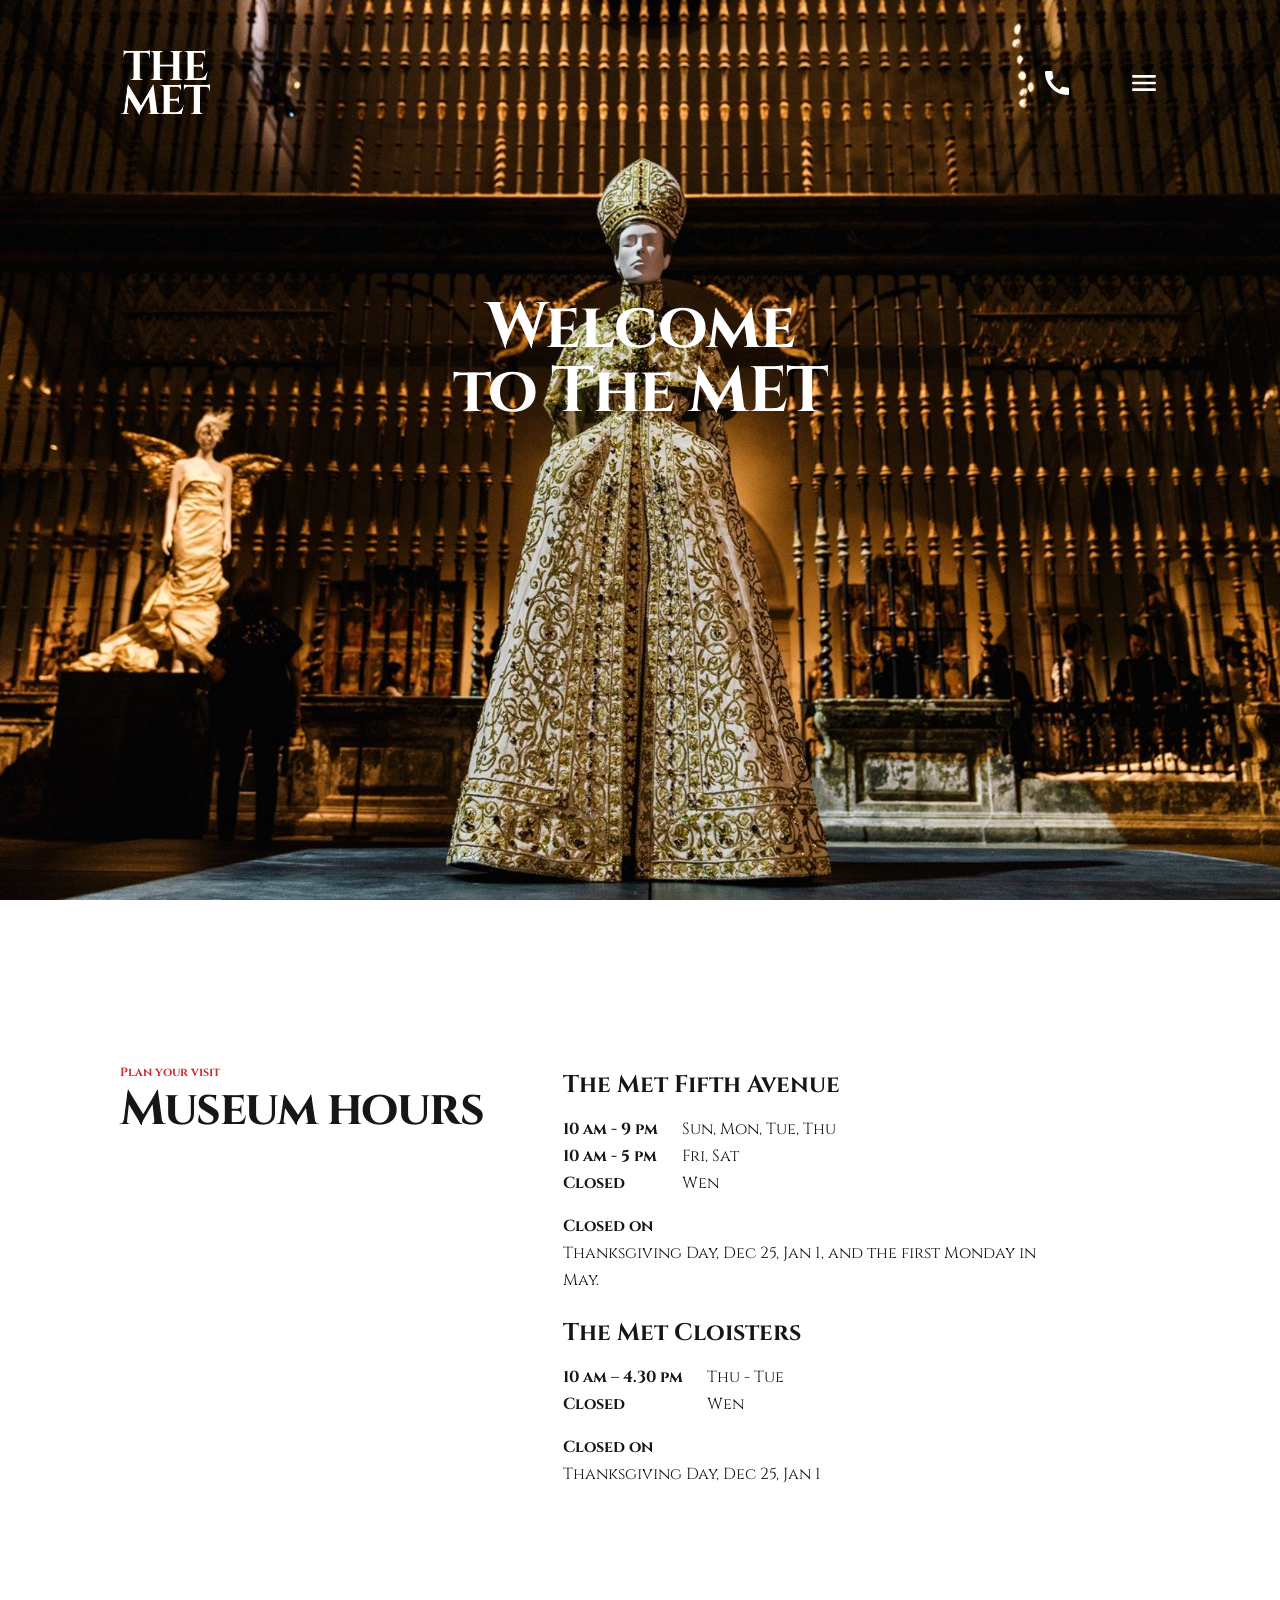
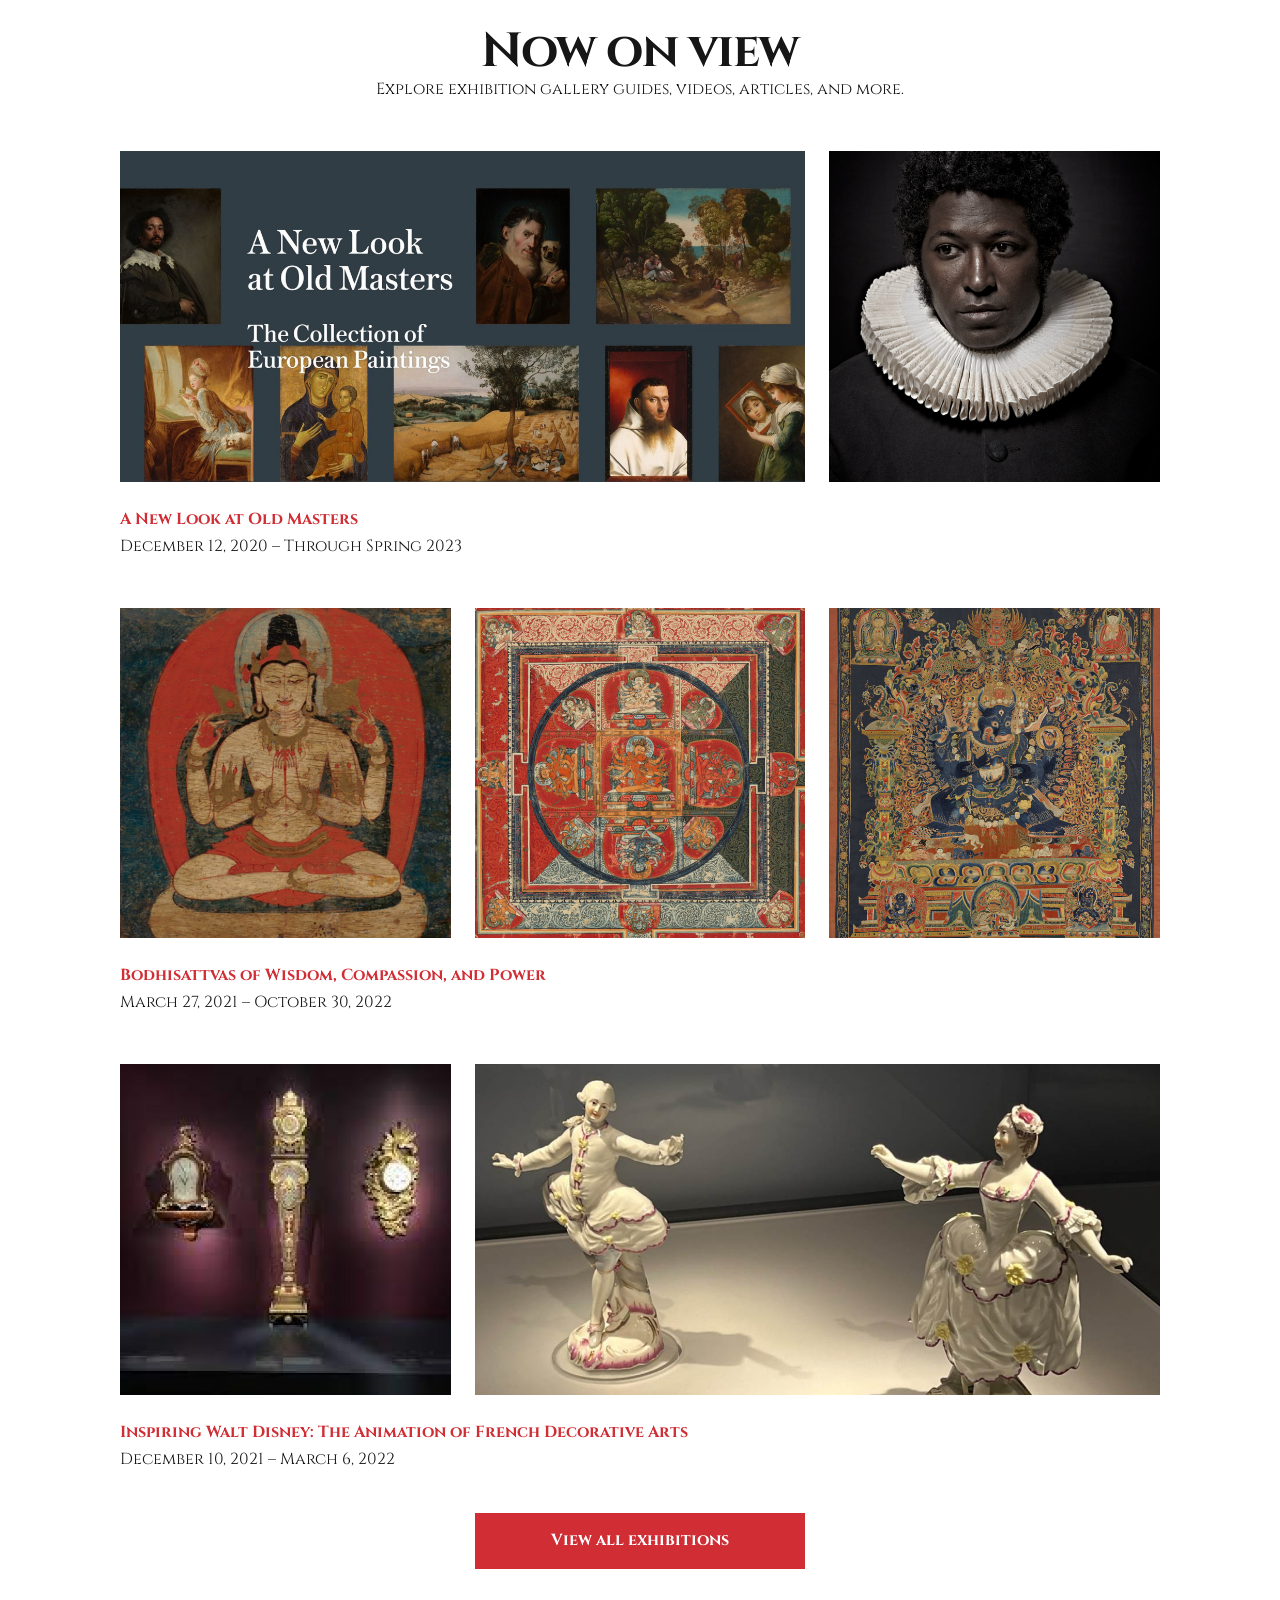
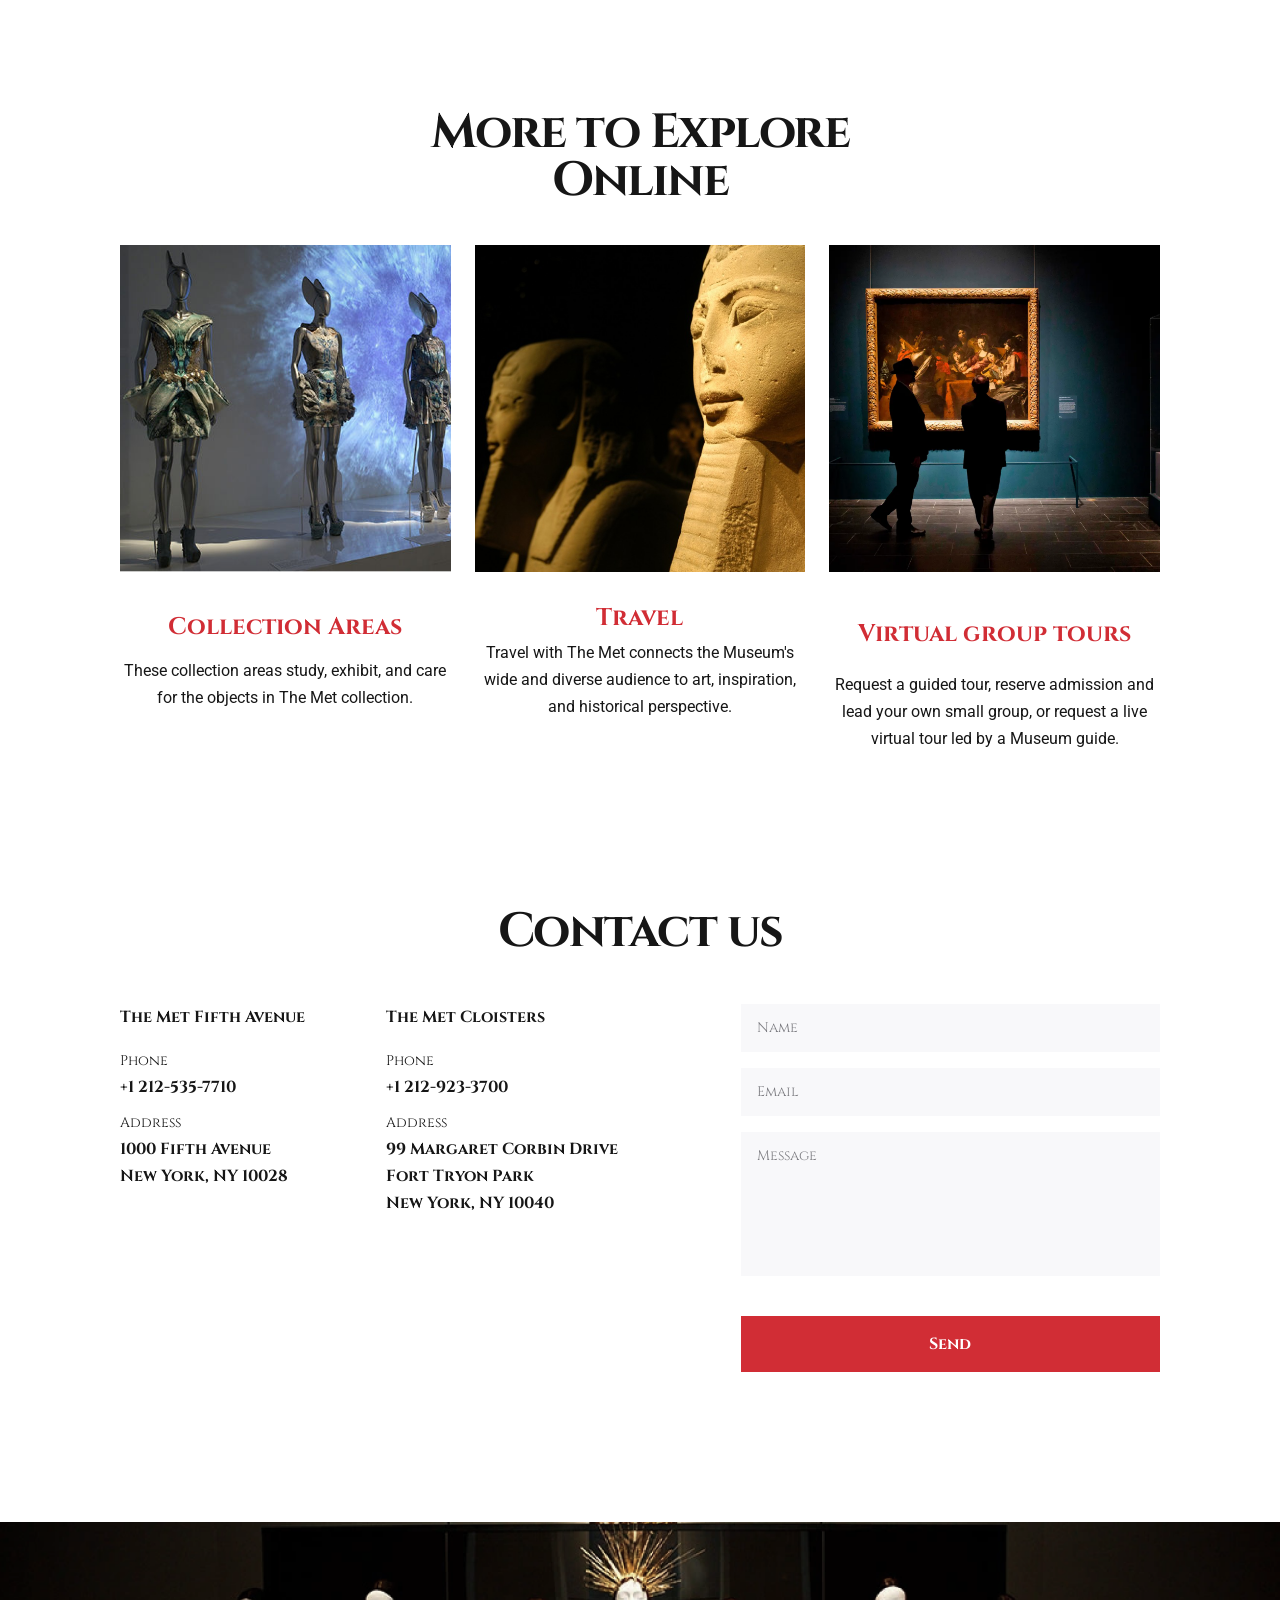
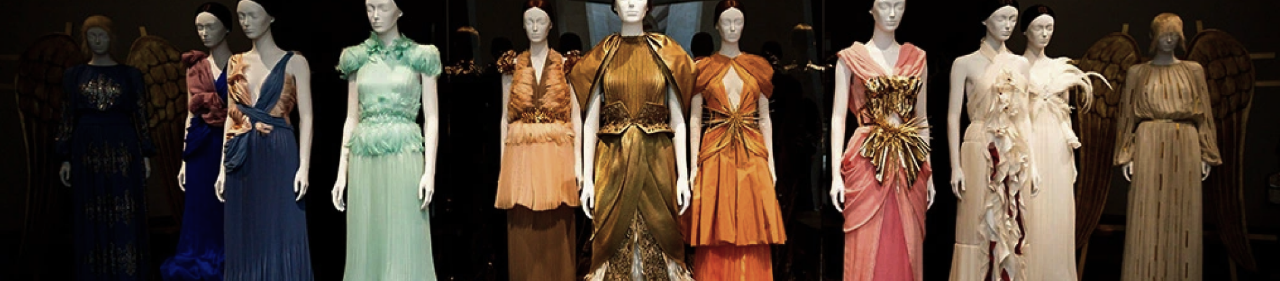
<file: index.html>
<!doctype html><html lang="en" class="page"><head><meta charset="utf-8"><meta name="viewport" content="width=device-width, initial-scale=1.0"><link rel="icon" href="logo.eec04367.png"><title>THE MET</title><link rel="preconnect" href="https://fonts.googleapis.com"><link rel="preconnect" href="https://fonts.gstatic.com"><link href="https://fonts.googleapis.com/css2?family=Cinzel:wght@400..900&family=Roboto:wght@100;400;500;700&display=swap" rel="stylesheet"><link rel="stylesheet" href="index.b4bbf1f0.css"><script src="index.cabb280d.js" defer></script></head><body class="page__body">  <header class="header"> <div class="top-bar"> <a href="#" class="top-bar__logo"> <img src="logo.eec04367.png" alt="logo-the-met"> </a> <div class="top-bar__icons"> <a href="tel:+12125357710" class="icon icon--phone"></a> <aside class="call" id="call"> <div class="call__rows"> <a class="call__phone-number" href="https://www.google.com/maps?q=1000+5th+Ave,+New+York,+NY+10028,+USA" target="_blank"> The Met Fifth Avenue </a> <a class="call__phone-number call__phone-number-span" href="tel:+12125357710"> <br> +1 212-535-7710 </a> <a class="call__phone-number" href="https://www.google.com/maps?q=99+Margaret+Corbin+Drive,+New+York,+NY+10040,+USA" target="_blank"> <br> The Met Cloisters </a> <a class="call__phone-number" href="tel:+12129233700"> <br> +1 212-923-3700 </a> </div> </aside> <a href="#menu" class="icon icon--menu"></a> </div> </div> <div class="header__bottom"> <h1 class="header__title"> Welcome <br> to The MET </h1> </div> </header> <aside class="menu page__menu" id="menu"> <div class="top-bar top-bar--after"> <a href="#" class="top-bar__logo top-bar__logo--after"> <img src="logo.eec04367.png" alt="logo-the-met"> </a> <a href="#" class="icon icon--close icon--close--after"></a> </div> <div class="menu__content"> <nav class="menu__nav nav"> <ul class="nav__list"> <li class="nav__item"> <a class="nav__link" href="#">Home</a> </li> <li class="nav__item"> <a class="nav__link" href="#about-us">About Us</a> </li> <li class="nav__item"> <a class="nav__link" href="#now-on-view">Now on view</a> </li> <li class="nav__item"> <a class="nav__link" href="#explore">Explore Online</a> </li> <li class="nav__item"> <a class="nav__link" href="#contacts">Contacts</a> </li> </ul> </nav> <a class="menu__phone-number--text" href="https://www.google.com/maps?q=1000+5th+Ave,+New+York,+NY+10028,+USA" target="_blank"> The Met Fifth Avenue </a> <a class="menu__phone-number" href="tel:+12125357710"> +1 212-535-7710 </a> <a class="menu__phone-number--text" href="https://www.google.com/maps?q=99+Margaret+Corbin+Drive,+New+York,+NY+10040,+USA" target="_blank"> The Met Cloisters </a> <a class="menu__phone-number2" href="tel:+12129233700"> +1 212-923-3700 </a> <a class="menu__phone-call" href="tel:+12125357710"> call to order </a> </div> </aside>  <main class="main">  <section class="about-us" id="about-us"> <h2 class="about-us__section-title section-title"> <span class="section-title--small"> Plan your visit </span> <br>Museum hours </h2> <div class="about-us__content"> <a class="about-us__location--link" href="https://www.google.com/maps?q=1000+5th+Ave,+New+York,+NY+10028,+USA" target="_blank"> <h3 class="about-us__location">The Met Fifth Avenue</h3> </a> <div class="about-us__wrap"> <ul class="about-us__margin-right about-us__timetable"> <li class="about-us__timetable--span"> 10 am - 9 pm </li> <li class="about-us__timetable--span"> 10 am - 5 pm </li> <li class="about-us__timetable--span"> Closed </li> </ul> <ul class="about-us__timetable"> <li class="about-us__timetable--days"> Sun, Mon, Tue, Thu </li> <li class="about-us__timetable--days"> Fri, Sat </li> <li class="about-us__timetable--days"> Wen </li> </ul> </div> <p class="about-us__timetable"> <span class="about-us__timetable--span"> Closed on </span> <br> Thanksgiving Day, Dec 25, Jan 1, and the first Monday in May. </p> <a class="about-us__location--link" href="https://www.google.com/maps?q=99+Margaret+Corbin+Drive,+New+York,+NY+10040,+USA" target="_blank"> <h3 class="about-us__location about-us__location2">The Met Cloisters</h3> </a> <div class="about-us__wrap"> <ul class="about-us__margin-right about-us__timetable"> <li class="about-us__timetable--span"> 10 am – 4.30 pm </li> <li class="about-us__timetable--span"> Closed </li> </ul> <ul class="about-us__timetable"> <li class="about-us__timetable--days"> Thu - Tue </li> <li class="about-us__timetable--days"> Wen </li> </ul> </div> <p class="about-us__timetable"> <span class="about-us__timetable--span"> Closed on </span> <br> Thanksgiving Day, Dec 25, Jan 1 </p> </div> </section>   <section class="now-on-view" id="now-on-view"> <div class="now-on-view__title"> <h2 class="section-title">Now on view</h2> <p class="now-on-view__subtitle"> Explore exhibition gallery guides, videos, articles, and more. </p> </div> <div class="categories__wrapper"> <article class="category"> <div class="category__photos"> <a href="https://www.metmuseum.org/exhibitions/a-new-look-at-old-masters" class="category__link category__link--wide"> <img class="category__photo category__photo1" src="img1-for-desktop.fd2a0996.png" alt="image"> </a> <a href="https://www.metmuseum.org/plan-your-visit" class="category__link category__link--square"> <img class="category__photo" src="img2.d080dc06.png" alt="image"> </a> </div> <h4 class="category__title"> A New Look at Old Masters </h4> <p class="category__subtitle"> December 12, 2020 – Through Spring 2023 </p> </article> <article class="category"> <div class="category__photos category__photos--small-three"> <a href="https://www.metmuseum.org/exhibitions/bodhisattvas-wisdom-compassion-power" class="category__link category__link--square category__link--square-small"> <img class="category__photo" src="img3.d1c221a0.png" alt="image"> </a> <a href="https://www.metmuseum.org/exhibitions/bodhisattvas-wisdom-compassion-power" class="category__link category__link--square category__link--square-small"> <img class="category__photo" src="img4.0fbd5614.png" alt="image"> </a> <a href="https://www.metmuseum.org/exhibitions/bodhisattvas-wisdom-compassion-power/exhibition-objects" class="category__link category__link--square category__link--square-small category__link--square5"> <img class="category__photo category__photo5" src="img5.b0b814a3.png" alt="image"> </a> </div> <h4 class="category__title"> Bodhisattvas of Wisdom, Compassion, and Power </h4> <p class="category__subtitle"> March 27, 2021 – October 30, 2022 </p> </article> <article class="category"> <div class="category__photos"> <a href="https://www.metmuseum.org/exhibitions/inspiring-walt-disney" class="category__link category__link--square"> <img class="category__photo" src="img6.956f653e.png" alt="image"> </a> <a href="https://www.metmuseum.org/exhibitions/inspiring-walt-disney/exhibition-objects" class="category__link category__link--wide"> <img class="category__photo category__photo7" src="img7.e9d800fe.png" alt="image"> </a> </div> <h4 class="category__title"> Inspiring Walt Disney: The Animation of French Decorative Arts </h4> <p class="category__subtitle"> December 10, 2021 – March 6, 2022 </p> </article> </div> <a href="https://www.metmuseum.org/exhibitions/inspiring-walt-disney/exhibition-objects" class="categories__wrapper categories__wrapper2"> <button class="category__button"> View all exhibitions </button> </a> </section>   <section class="explore" id="explore"> <div class="explore__title-wrapper"> <h2 class="explore__section-title section-title"> More to Explore Online </h2> </div> <div class="explore__wrapper"> <article class="explore__block"> <a href="https://www.metmuseum.org/about-the-met/collection-areas" class="explore__link"> <img class="explore__photo" src="image1.7497337d.png" alt="images"> </a> <h4 class="explore__title"> Collection Areas </h4> <p class="explore__subtitle"> These collection areas study, exhibit, and care for the objects in The Met collection. </p> </article> <article class="explore__block"> <a href="https://www.metmuseum.org/search-results?q=Travel" class="explore__link"> <img class="explore__photo" src="image2.156bfe91.png" alt="images"> </a> <h4 class="explore__title"> Travel </h4> <p class="explore__subtitle"> Travel with The Met connects the Museum's wide and diverse audience to art, inspiration, and historical perspective. </p> </article> <article class="explore__block"> <a href="https://www.metmuseum.org/art/collection/search?q=Virtual+group+tours" class="explore__link"> <img class="explore__photo" src="image3.482c0664.png" alt="images"> </a> <h4 class="explore__title"> Virtual group tours </h4> <p class="explore__subtitle explore__subtitle-last"> Request a guided tour, reserve admission and lead your own small group, or request a live virtual tour led by a Museum guide. </p> </article> </div> </section>   <section class="contacts" id="contacts"> <h2 class="contacts__section-title section-title"> Contact us </h2> <div class="contacts__blocks"> <div class="contacts__block"> <h4 class="contacts__subtitle"> The Met Fifth Avenue </h4> <ul class="contacts__list"> <li class="contacts__list__item"> <span class="contacts__list__item-span">Phone</span> <br> <a class="contacts__list__item" href="tel:+12125357710"> +1 212-535-7710 </a> </li> <li class="contacts__list__item"> <span class="contacts__list__item-span">Address</span> <a class="contacts__list__item" href="https://www.google.com/maps?q=1000+5th+Ave,+New+York,+NY+10028,+USA" target="_blank"> <br>1000 Fifth Avenue <br>New York, NY 10028 </a> </li> </ul> </div> <div class="contacts__block"> <h4 class="contacts__subtitle"> The Met Cloisters </h4> <ul class="contacts__list"> <li class="contacts__list__item"> <span class="contacts__list__item-span">Phone</span> <br> <a class="contacts__list__item" href="tel:+12125357710"> +1 212-923-3700 </a> </li> <li class="contacts__list__item"> <span class="contacts__list__item-span">Address</span> <a class="contacts__list__item" href="https://www.google.com/maps?q=99+Margaret+Corbin+Drive,+New+York,+NY+10040,+USA" target="_blank"> <br>99 Margaret Corbin Drive <br>Fort Tryon Park <br>New York, NY 10040 </a> </li> </ul> </div> <form class="contacts__block contacts__block-input" onsubmit="this.reset(); return false;"> <input class="contacts__input" type="text" id="name" placeholder="Name" required> <input class="contacts__input" type="email" id="email" placeholder="Email" required> <input class="contacts__input contacts__input3" type="text" id="message" placeholder="Message" required> <button type="submit" class="contacts__button"> Send </button> </form> </div> </section>  </main> <footer class="footer"> <img class="footer__img" src="footer.81bb56bc.png" alt="footer-image"> </footer> </body></html>
</file>
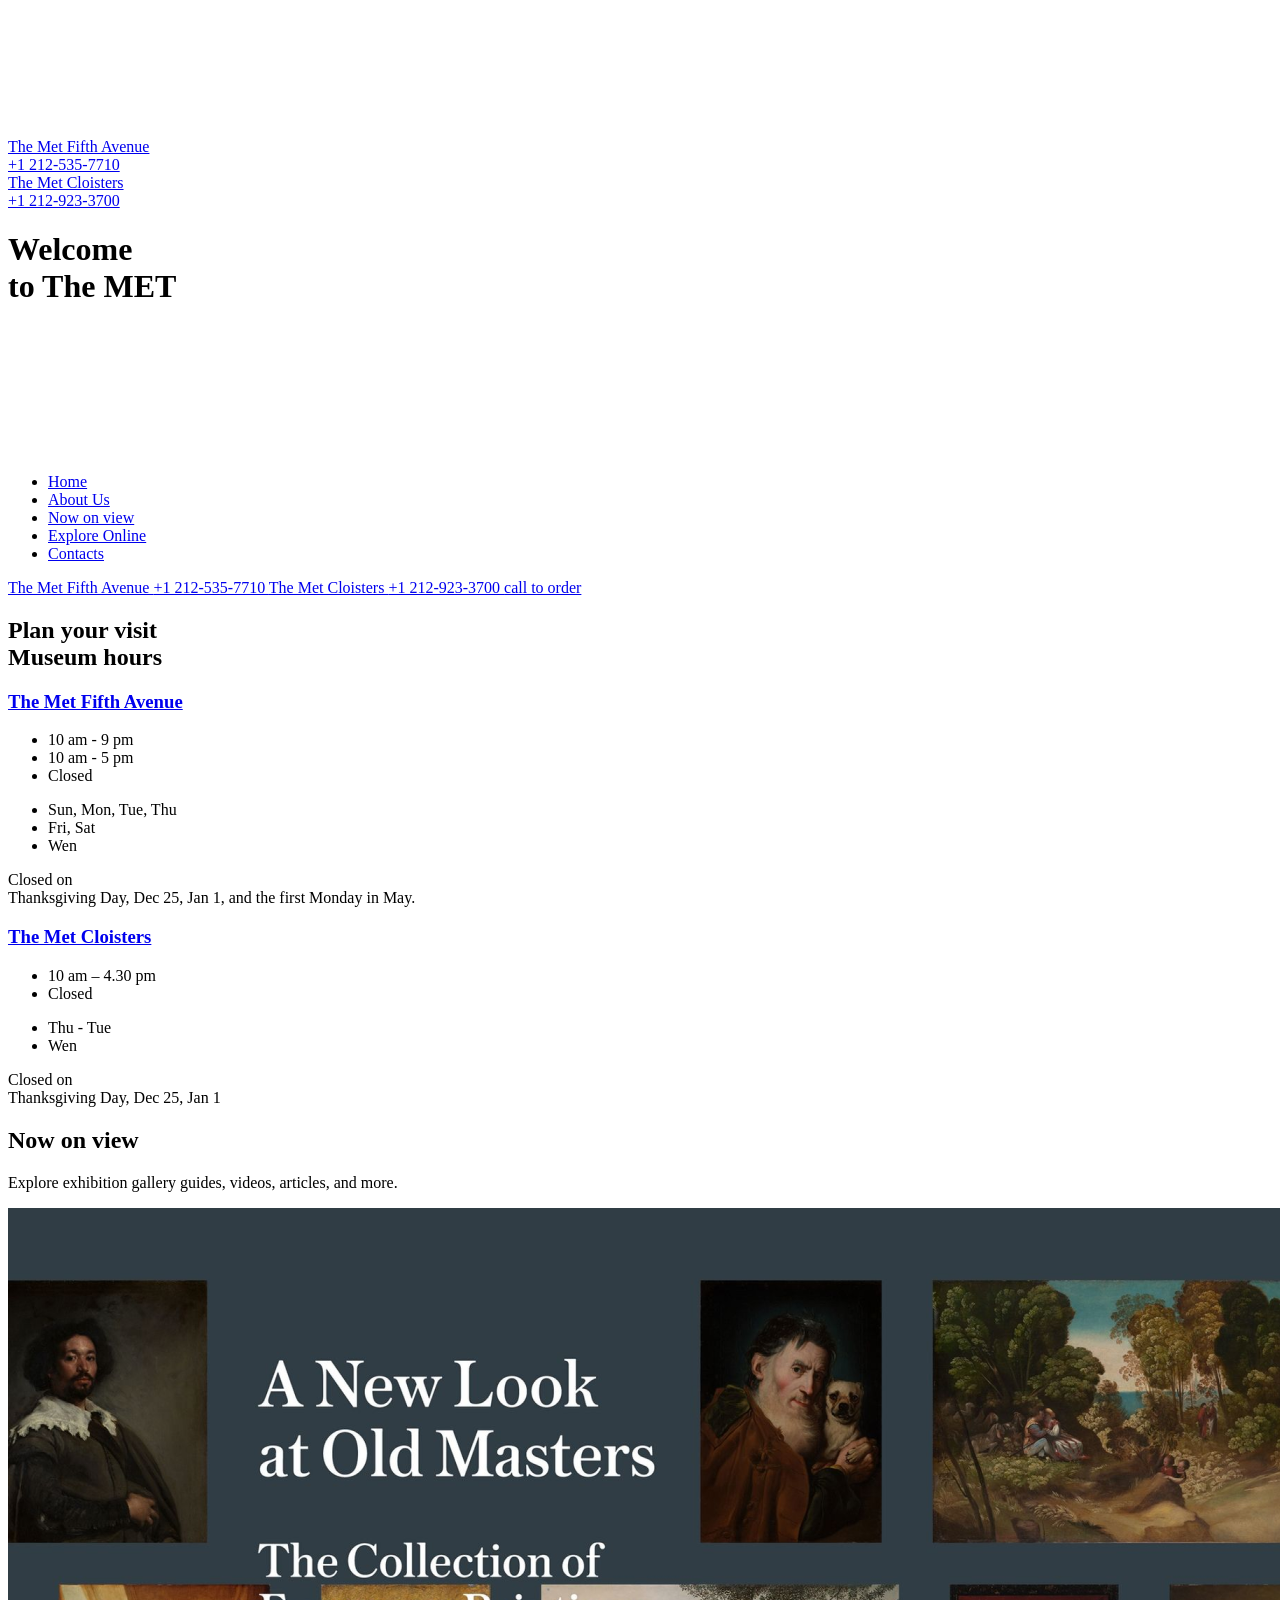
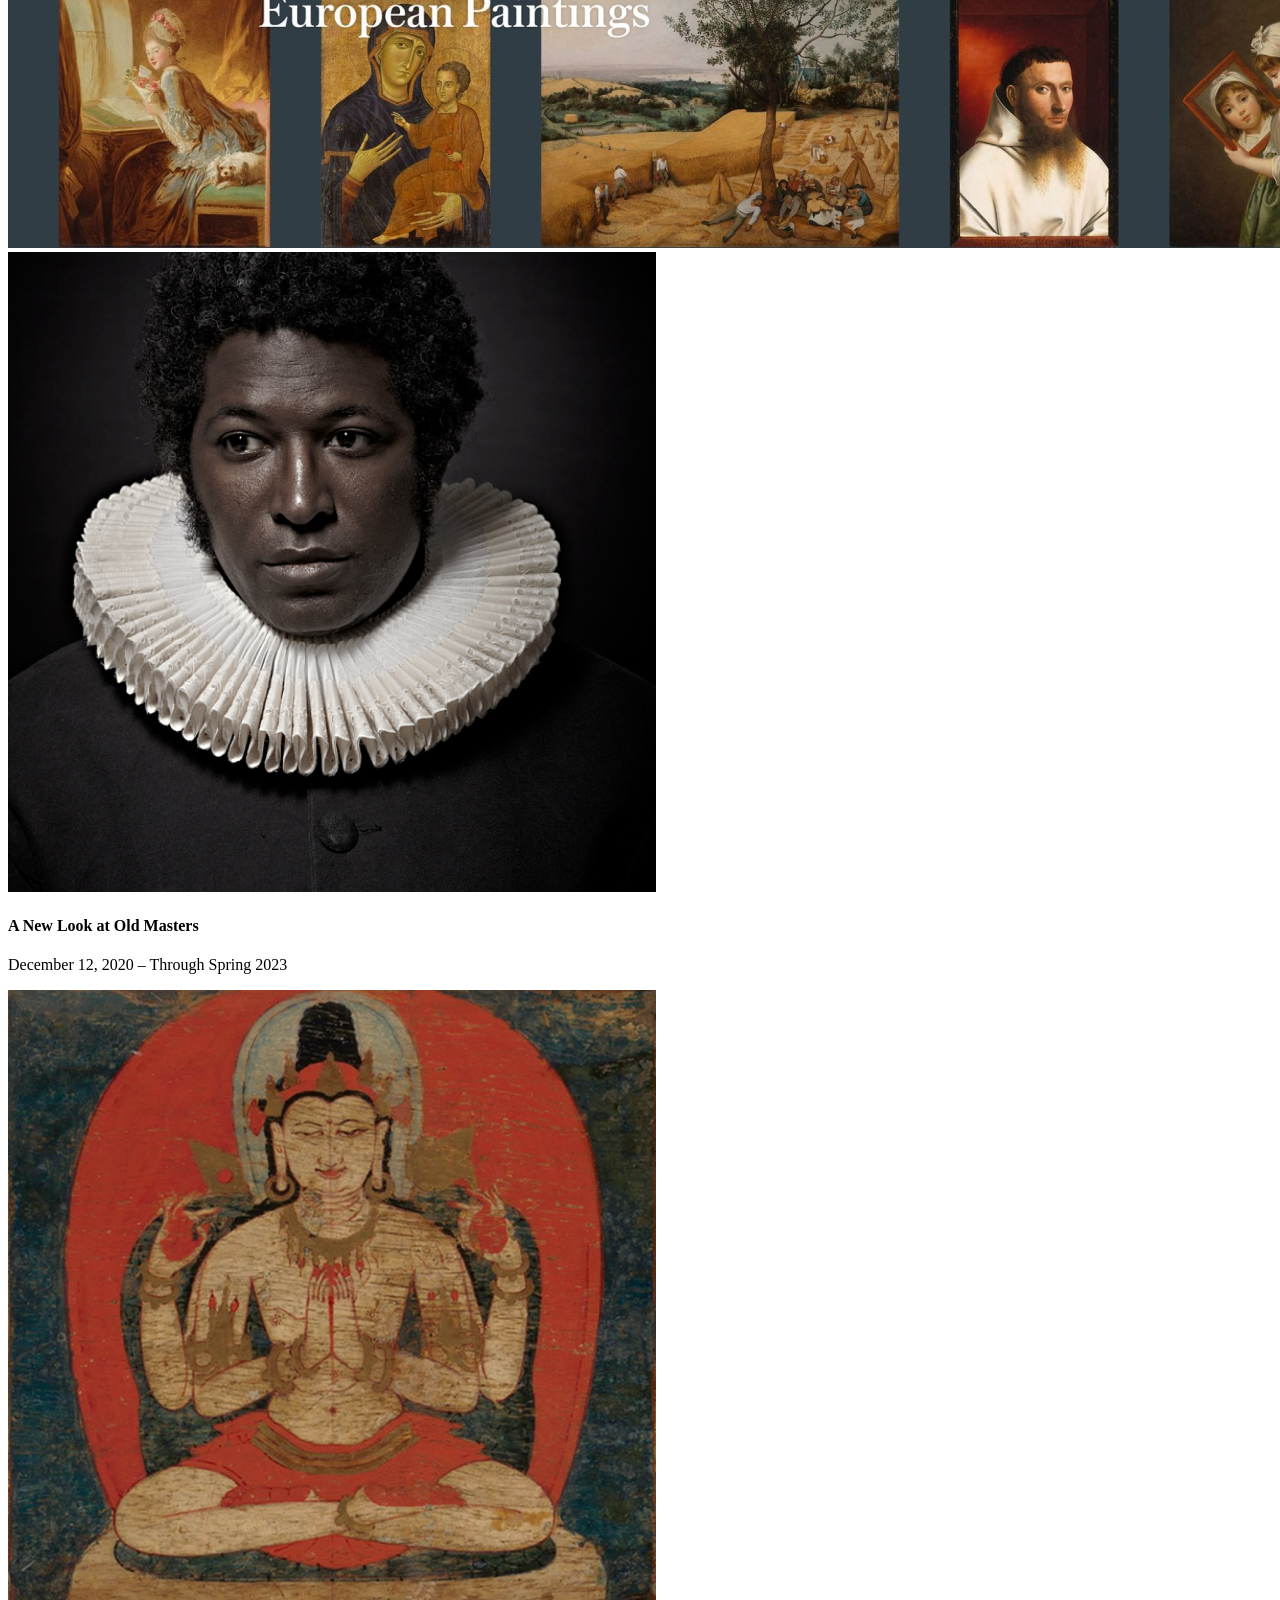
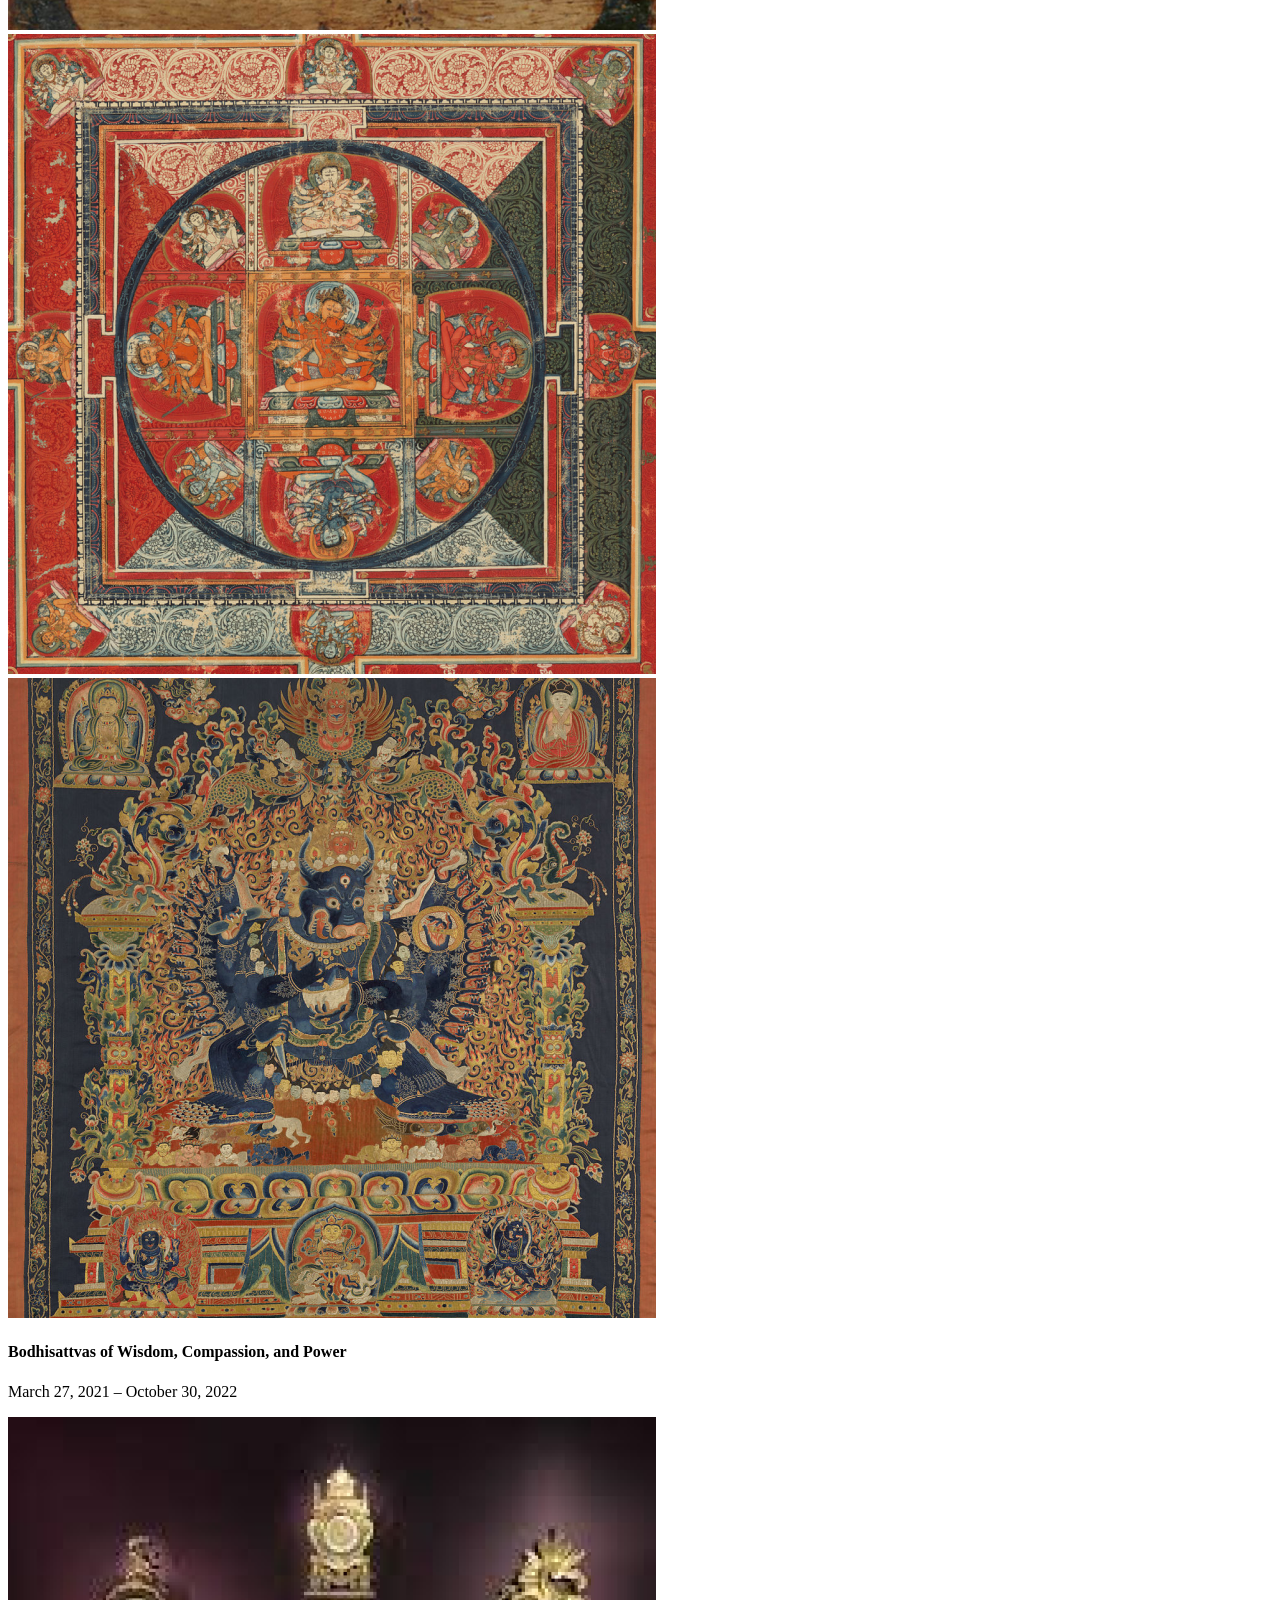
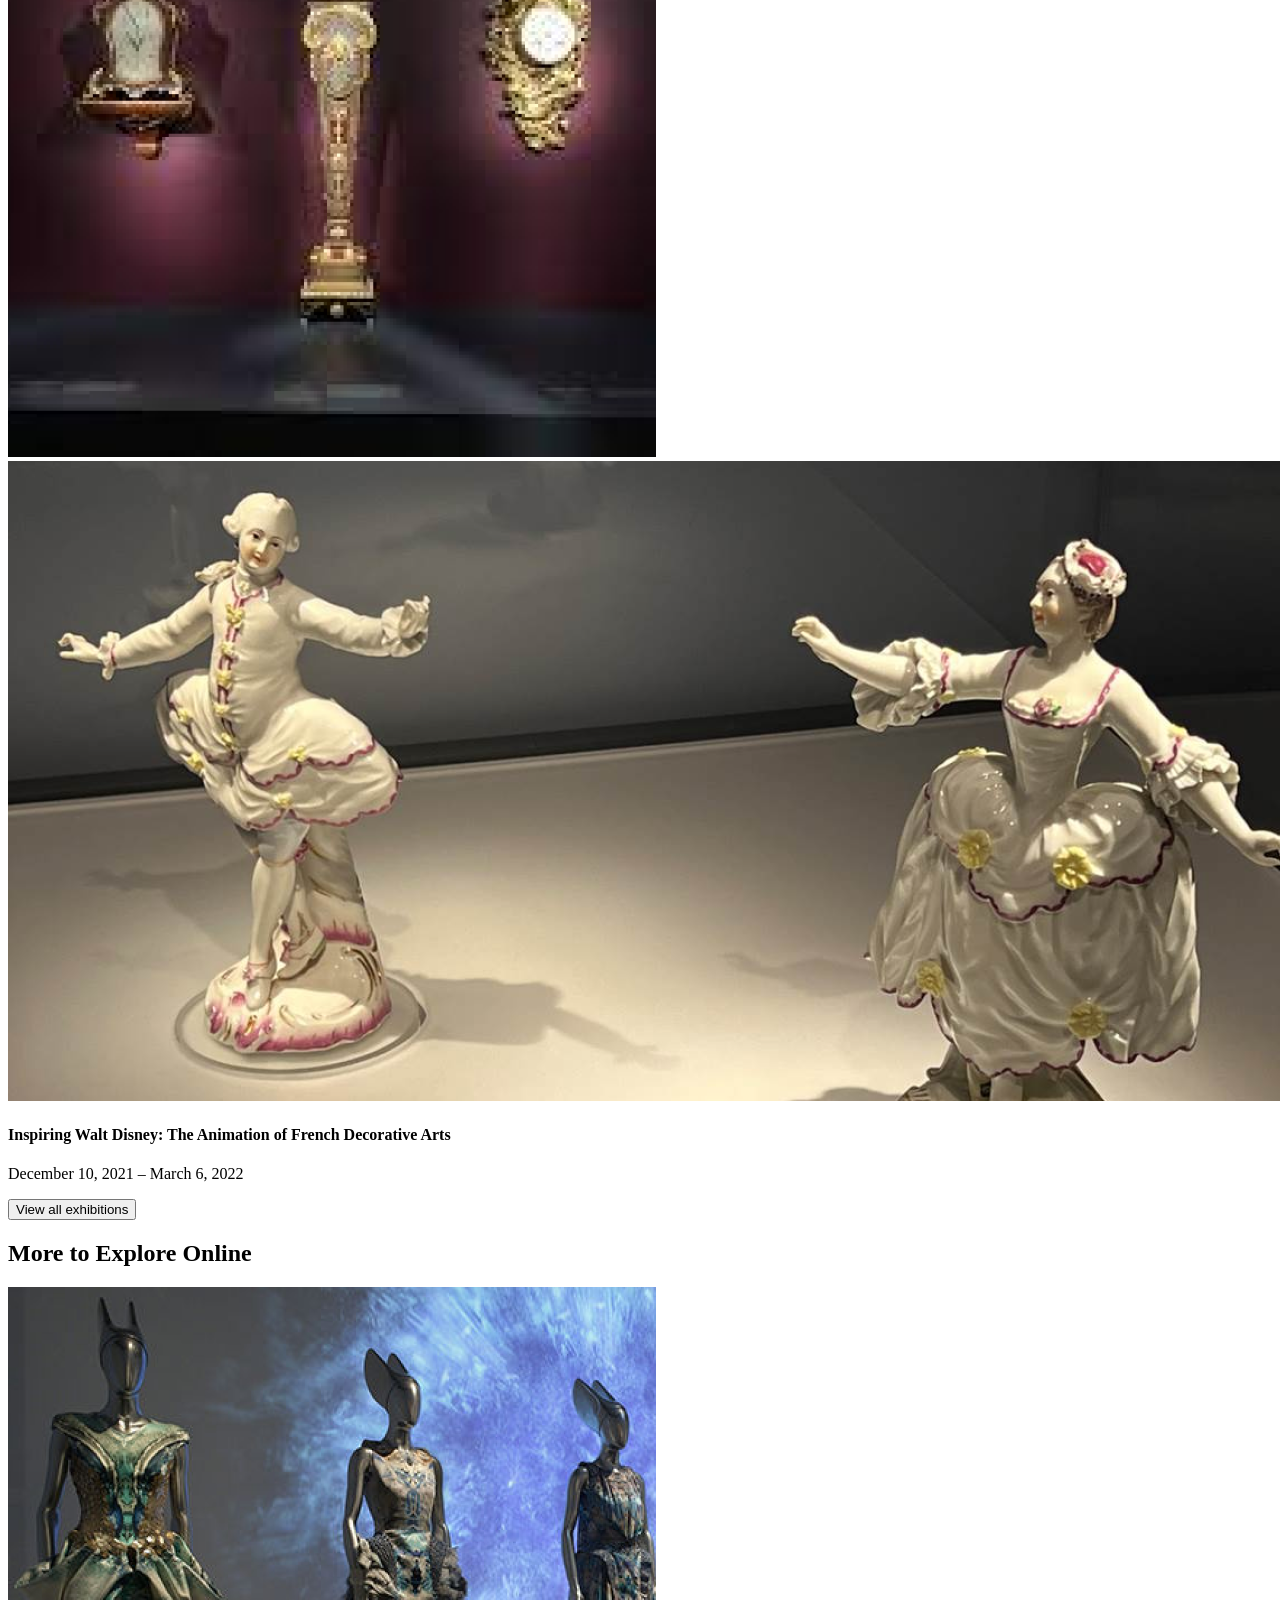
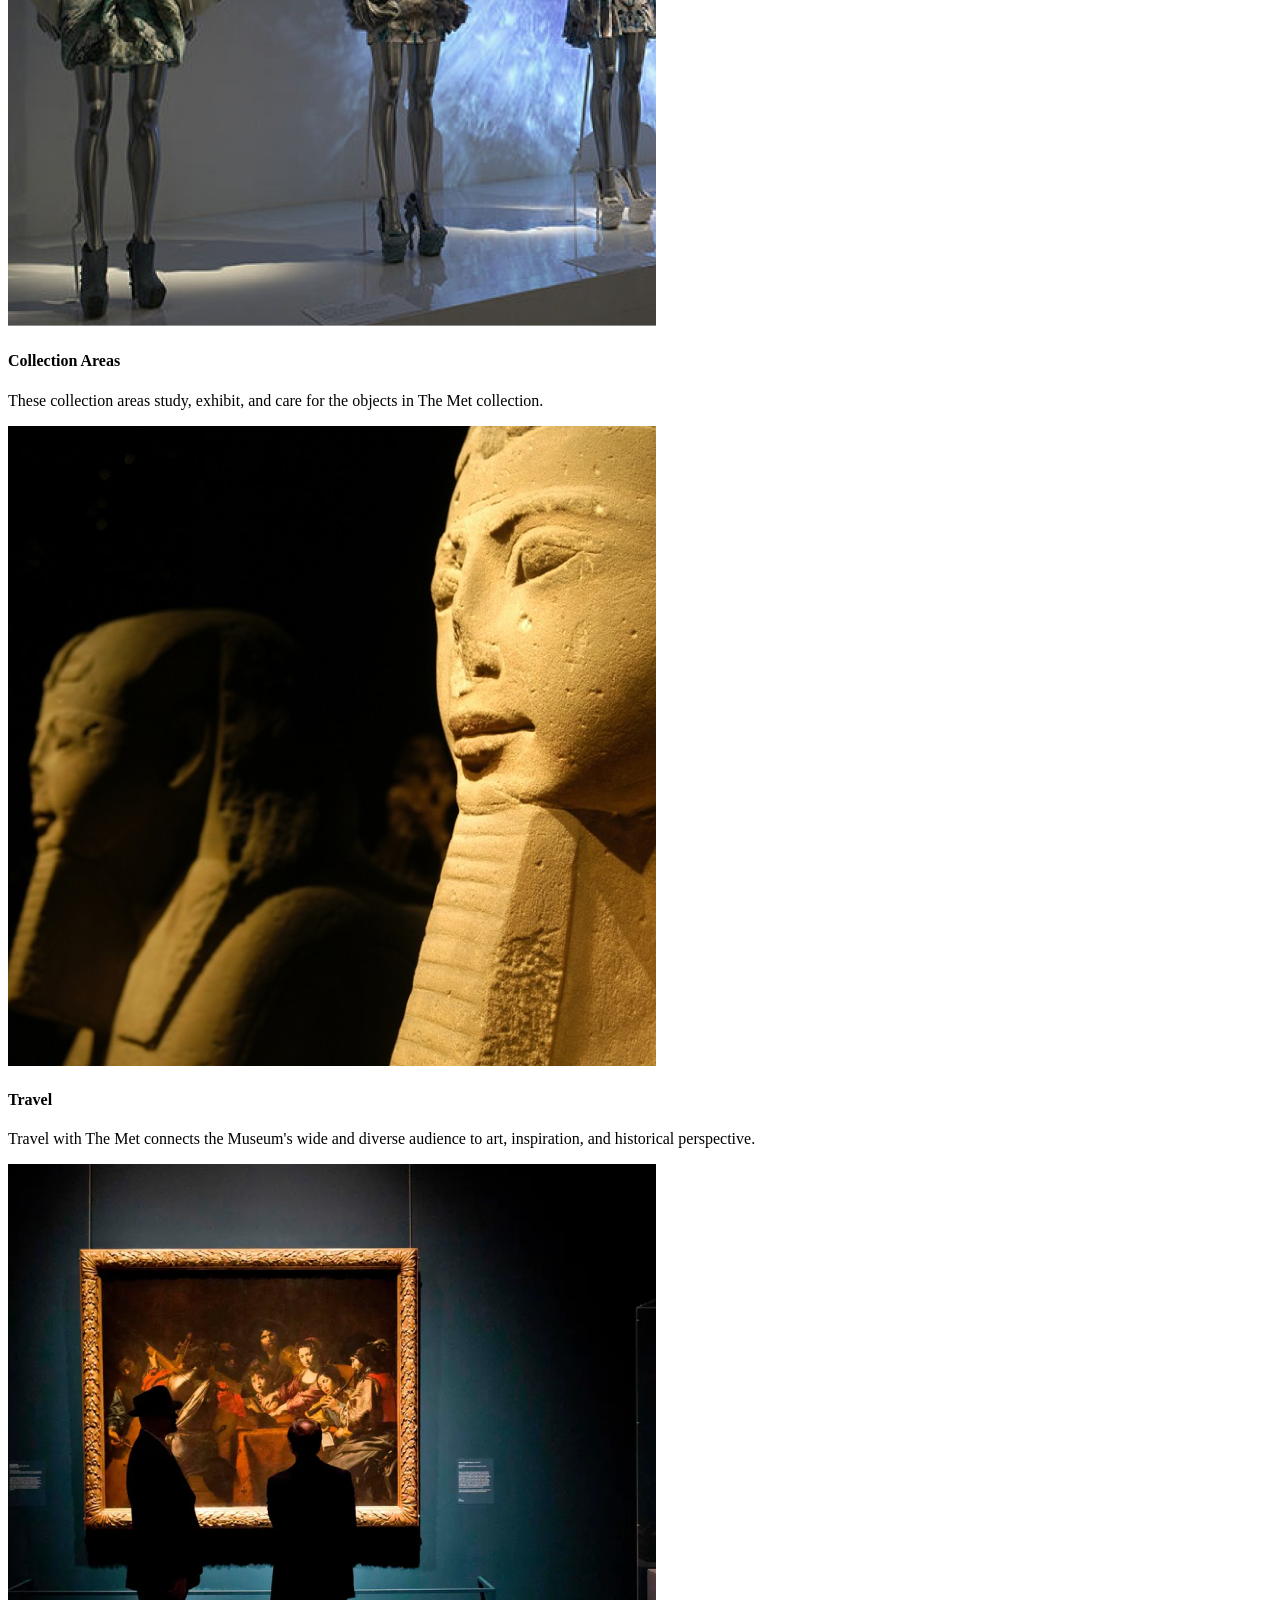
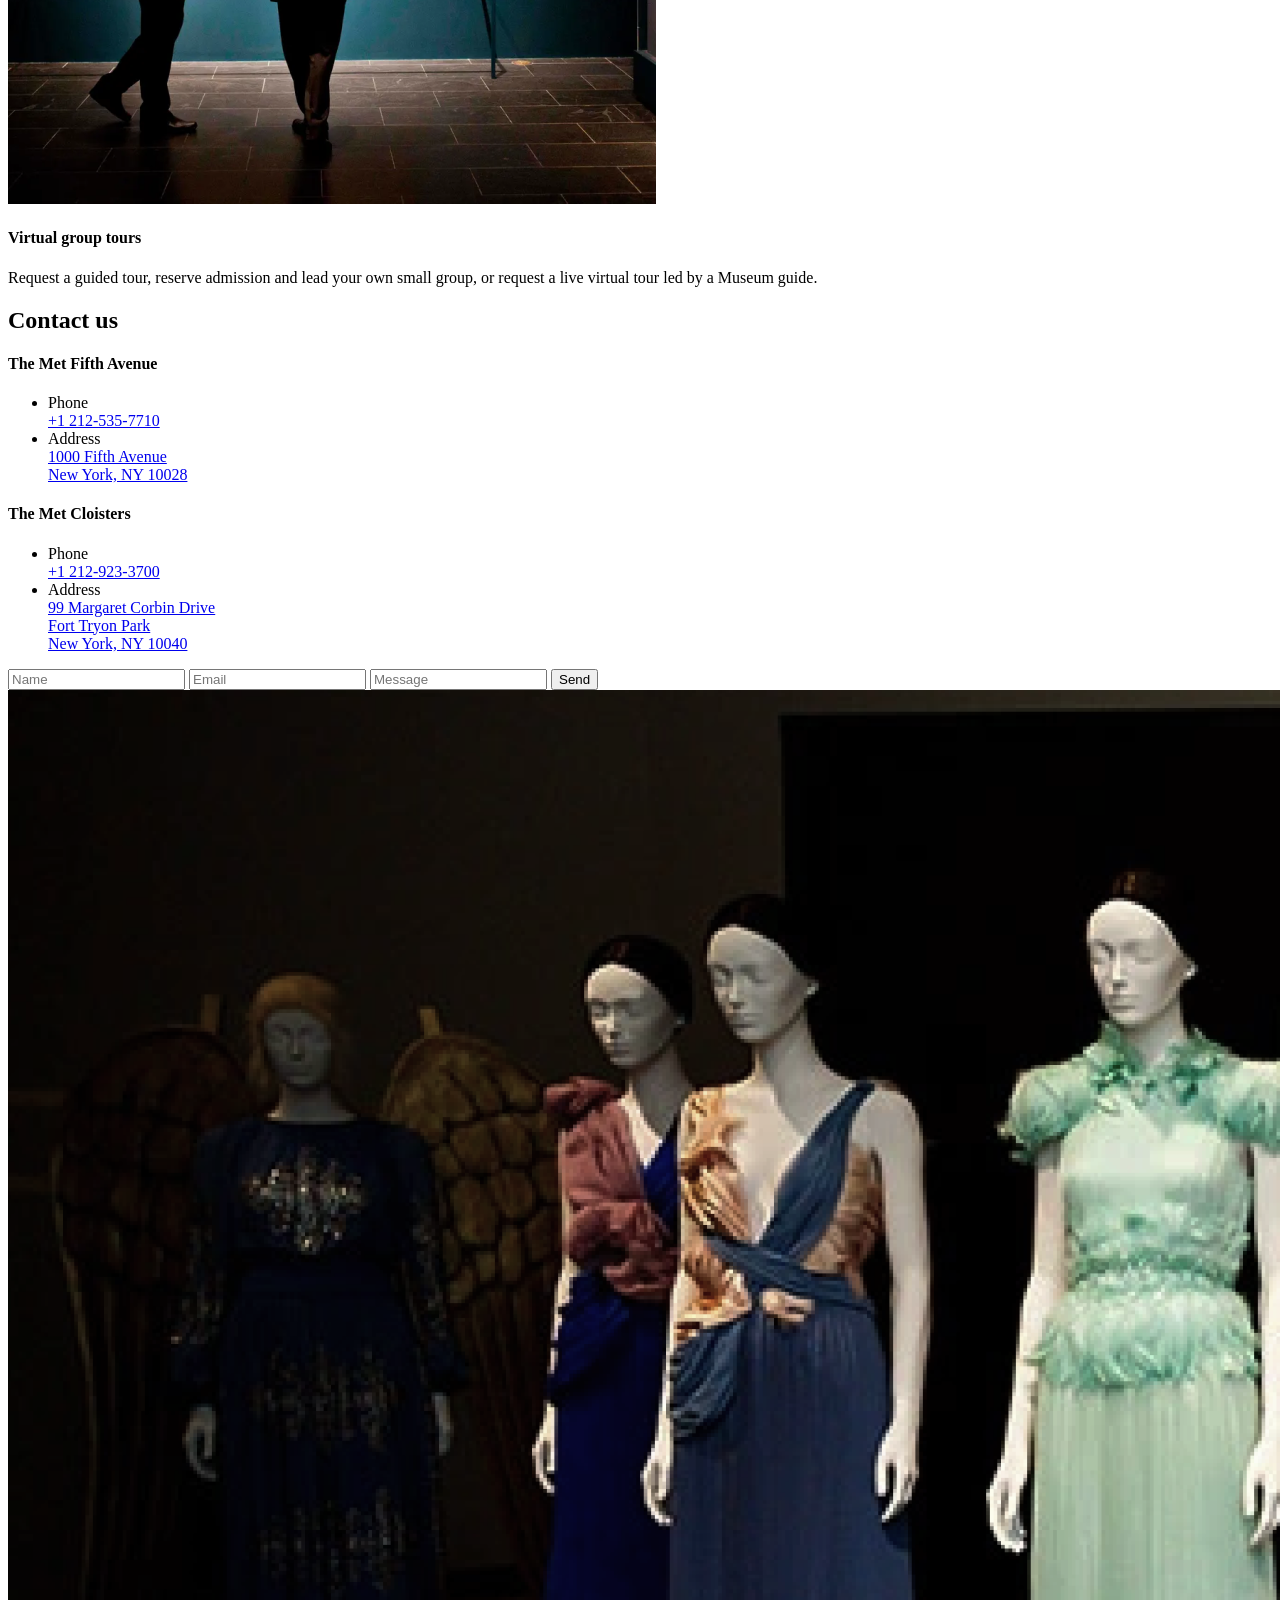
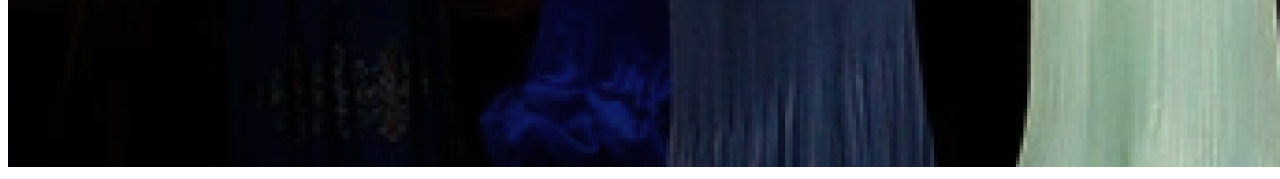
<file: src/index.html>
<!-- #region head -->
<!doctype html>
<html lang="en" class="page">
  <head>
    <meta charset="UTF-8" />
    <meta
      name="viewport"
      content="width=device-width, initial-scale=1.0"
    />
    <link rel="icon" href="img/logo.png">
    <title>THE MET</title>
    <link rel="preconnect" href="https://fonts.googleapis.com">
    <link rel="preconnect" href="https://fonts.gstatic.com">
    <link href="https://fonts.googleapis.com/css2?family=Cinzel:wght@400..900&family=Roboto:wght@100;400;500;700&display=swap"
    rel="stylesheet">
    <link
      rel="stylesheet"
      href="styles/main.scss"
    />
    <script
      src="scripts/main.js"
      defer
    ></script>
  </head>
  <!-- #endregion -->
  <body class="page__body">
    <!-- #region header + menu -->
    <header class="header">
      <div class="top-bar ">
        <a href="#" class="top-bar__logo">
          <img src="/src/img/logo.png"
            alt="logo-the-met">
        </a>

        <div class="top-bar__icons">
          <a href="tel:+12125357710"
            class="icon icon--phone"></a>
          <aside class="call" id="call">
            <div class="call__rows">
              <a
                class="call__phone-number"
                href="https://www.google.com/maps?q=1000+5th+Ave,+New+York,+NY+10028,+USA"
                target="_blank">
                The Met Fifth Avenue
              </a>
              <a class="call__phone-number call__phone-number-span" href="tel:+12125357710">
                <br>
                +1 212-535-7710
              </a>
              <a
                class="call__phone-number"
                href="https://www.google.com/maps?q=99+Margaret+Corbin+Drive,+New+York,+NY+10040,+USA"
                target="_blank">
                <br>
                The Met Cloisters
              </a>
              <a class="call__phone-number"
                href="tel:+12129233700">
                <br>
                +1 212-923-3700
              </a>
            </div>
          </aside>
          <a href="#menu" class="icon icon--menu"></a>
        </div>
      </div>

      <div class="header__bottom">
        <h1 class="header__title">
          Welcome
          <br>
          to The MET
        </h1>
      </div>
    </header>

    <aside class="menu page__menu" id="menu">
      <div class="top-bar top-bar--after">
        <a href="#" class="top-bar__logo top-bar__logo--after">
          <img src="/src/img/logo.png" alt="logo-the-met">
        </a>

        <a href="#" class="icon icon--close icon--close--after"></a>
      </div>

      <div class="menu__content">
        <nav class="nav menu__nav">
          <ul class="nav__list">
            <li class="nav__item">
              <a class="nav__link" href="#">Home</a>
            </li>
            <li class="nav__item">
              <a class="nav__link" href="#about-us">About Us</a>
            </li>
            <li class="nav__item">
              <a class="nav__link" href="#now-on-view">Now on view</a>
            </li>
            <li class="nav__item">
              <a class="nav__link" href="#explore">Explore Online</a>
            </li>
            <li class="nav__item">
              <a class="nav__link" href="#contacts">Contacts</a>
            </li>
          </ul>
        </nav>

        <a
          class="menu__phone-number--text"
          href="https://www.google.com/maps?q=1000+5th+Ave,+New+York,+NY+10028,+USA"
          target="_blank">
          The Met Fifth Avenue
        </a>
        <a class="menu__phone-number" href="tel:+12125357710">
          +1 212-535-7710
        </a>
        <a
          class="menu__phone-number--text"
          href="https://www.google.com/maps?q=99+Margaret+Corbin+Drive,+New+York,+NY+10040,+USA"
          target="_blank">
          The Met Cloisters
        </a>
        <a class="menu__phone-number2" href="tel:+12129233700">
          +1 212-923-3700
        </a>
        <a class="menu__phone-call" href="tel:+12125357710">
          call to order
        </a>
      </div>

    </aside>

    <!-- #endregion -->

    <main class="main">


      <!-- #region section1 -->
      <section class="about-us" id="about-us">
        <h2 class="section-title about-us__section-title">
          <span class="section-title--small">
            Plan your visit
          </span>
          <br>Museum hours
        </h2>

        <div class="about-us__content">
          <a
            class="about-us__location--link"
            href="https://www.google.com/maps?q=1000+5th+Ave,+New+York,+NY+10028,+USA"
            target="_blank"
            >
            <h3 class="about-us__location">The Met Fifth Avenue</h3>
          </a>


          <div class="about-us__wrap">
            <ul class="about-us__timetable about-us__margin-right">
              <li class="about-us__timetable--span">
                10 am - 9 pm
              </li>
              <li class="about-us__timetable--span">
                10 am - 5 pm
              </li>
              <li class="about-us__timetable--span">
                Closed
              </li>
            </ul>

            <ul class="about-us__timetable">
              <li class="about-us__timetable--days">
                Sun, Mon, Tue, Thu
              </li>
              <li class="about-us__timetable--days">
                Fri, Sat
              </li>
              <li class="about-us__timetable--days">
                Wen
              </li>
            </ul>
          </div>

          <p class="about-us__timetable">
            <span class="about-us__timetable--span">
              Closed on
            </span>
            <br>
            Thanksgiving Day, Dec 25, Jan 1,
            and the first Monday in May.
          </p>


          <a
            class="about-us__location--link"
            href="https://www.google.com/maps?q=99+Margaret+Corbin+Drive,+New+York,+NY+10040,+USA"
            target="_blank"
            >
            <h3 class="about-us__location about-us__location2">The Met Cloisters</h3>
          </a>

          <div class="about-us__wrap">
            <ul class="about-us__timetable about-us__margin-right">
              <li class="about-us__timetable--span">
                10 am – 4.30 pm
              </li>
              <li class="about-us__timetable--span">
                Closed
              </li>
            </ul>

            <ul class="about-us__timetable">
              <li class="about-us__timetable--days">
                Thu - Tue
              </li>
              <li class="about-us__timetable--days">
                Wen
              </li>
            </ul>
          </div>

          <p class="about-us__timetable">
            <span class="about-us__timetable--span">
              Closed on
            </span>
            <br>
            Thanksgiving Day, Dec 25, Jan 1
          </p>
        </div>


      </section>

      <!-- #endregion -->

      <!-- #region section2 -->
      <section class="now-on-view" id="now-on-view">
        <div class="now-on-view__title">
          <h2 class="section-title">Now on view</h2>

          <p class="now-on-view__subtitle">
            Explore exhibition gallery guides, videos, articles, and more.
          </p>
        </div>

        <div class="categories__wrapper">
          <article class="category">
            <div class="category__photos">
              <a href="https://www.metmuseum.org/exhibitions/a-new-look-at-old-masters" class="category__link category__link--wide">
                <img
                  class="category__photo category__photo1"
                  src="img/img1-for-desktop.png"
                  alt="image"
                >
              </a>

              <a href="https://www.metmuseum.org/plan-your-visit" class="category__link category__link--square">
                <img
                  class="category__photo"
                  src="img/img2.png"
                  alt="image"
                >
              </a>
            </div>

            <h4 class="category__title">
              A New Look at Old Masters
            </h4>
            <p class="category__subtitle">
              December 12, 2020 – Through Spring 2023
            </p>
          </article>

          <article class="category">
            <div class="category__photos category__photos--small-three">
              <a href="https://www.metmuseum.org/exhibitions/bodhisattvas-wisdom-compassion-power" class="category__link category__link--square category__link--square-small">
                <img
                  class="category__photo"
                  src="img/img3.png"
                  alt="image"
                >
              </a>

              <a href="https://www.metmuseum.org/exhibitions/bodhisattvas-wisdom-compassion-power" class="category__link category__link--square category__link--square-small">
                <img
                  class="category__photo"
                  src="img/img4.png"
                  alt="image"
                >
              </a>

              <a href="https://www.metmuseum.org/exhibitions/bodhisattvas-wisdom-compassion-power/exhibition-objects" class="category__link category__link--square category__link--square-small category__link--square5">
                <img
                  class="category__photo category__photo5"
                  src="img/img5.png"
                  alt="image"
                >
              </a>
            </div>

            <h4 class="category__title">
              Bodhisattvas of Wisdom, Compassion, and Power
            </h4>
            <p class="category__subtitle">
              March 27, 2021 – October 30, 2022
            </p>
          </article>

          <article class="category">
            <div class="category__photos">
              <a href="https://www.metmuseum.org/exhibitions/inspiring-walt-disney" class="category__link category__link--square">
                <img
                  class="category__photo"
                  src="img/img6.png"
                  alt="image"
                >
              </a>

              <a href="https://www.metmuseum.org/exhibitions/inspiring-walt-disney/exhibition-objects" class="category__link category__link--wide">
                <img
                  class="category__photo category__photo7"
                  src="img/img7.png"
                  alt="image"
                >
              </a>
            </div>

            <h4 class="category__title">
              Inspiring Walt Disney: The Animation of French Decorative Arts
            </h4>
            <p class="category__subtitle">
              December 10, 2021 – March 6, 2022
            </p>
          </article>
        </div>

        <a href="https://www.metmuseum.org/exhibitions/inspiring-walt-disney/exhibition-objects" class="categories__wrapper categories__wrapper2">
          <button class="category__button">
            View all exhibitions
          </button>
        </a>
      </section>

      <!-- #endregion -->

      <!-- #region section3 -->
      <section class="explore" id="explore">
        <div class="explore__title-wrapper">
          <h2 class="section-title explore__section-title">
            More to Explore Online
          </h2>
        </div>

        <div class="explore__wrapper">
          <article class="explore__block">
            <a href="https://www.metmuseum.org/about-the-met/collection-areas" class="explore__link">
              <img
                class="explore__photo"
                src="img/image1.png"
                alt="images">
            </a>

            <h4 class="explore__title">
              Collection Areas
            </h4>
            <p class="explore__subtitle">
              These collection areas study, exhibit, and care for the objects in The Met collection.
            </p>
          </article>

          <article class="explore__block">
            <a href="https://www.metmuseum.org/search-results?q=Travel" class="explore__link">
              <img
                class="explore__photo"
                src="img/image2.png"
                alt="images">
            </a>

            <h4 class="explore__title">
              Travel
            </h4>
            <p class="explore__subtitle">
              Travel with The Met connects the Museum's wide and diverse audience to art, inspiration, and historical perspective.
            </p>
          </article>

          <article class="explore__block">
            <a href="https://www.metmuseum.org/art/collection/search?q=Virtual+group+tours" class="explore__link">
              <img
                class="explore__photo"
                src="img/image3.png"
                alt="images">
            </a>

            <h4 class="explore__title">
              Virtual group tours
            </h4>
            <p class="explore__subtitle explore__subtitle-last">
              Request a guided tour, reserve admission and lead your own small group, or request a live virtual tour led by a Museum guide.
            </p>
          </article>
        </div>
      </section>

      <!-- #endregion -->

      <!-- #region section4 -->

      <section class="contacts" id="contacts">
        <h2 class="section-title contacts__section-title">
          Contact us
        </h2>

        <div class="contacts__blocks">
          <div class="contacts__block">
            <h4 class="contacts__subtitle">
              The Met Fifth Avenue
            </h4>
            <ul class="contacts__list">
              <li class="contacts__list__item">
                <span class="contacts__list__item-span">Phone</span>
                <br>
                <a class="contacts__list__item" href="tel:+12125357710">
                  +1 212-535-7710
                </a>
              </li>
              <li class="contacts__list__item">
                <span class="contacts__list__item-span">Address</span>
                <a
                class="contacts__list__item"
                href="https://www.google.com/maps?q=1000+5th+Ave,+New+York,+NY+10028,+USA"
                target="_blank"
                >
                  <br>1000 Fifth Avenue
                  <br>New York, NY 10028
                </a>
              </li>
            </ul>
          </div>

          <div class="contacts__block">
            <h4 class="contacts__subtitle">
              The Met Cloisters
            </h4>
            <ul class="contacts__list">
              <li class="contacts__list__item">
                <span class="contacts__list__item-span">Phone</span>
                <br>
                <a class="contacts__list__item" href="tel:+12125357710">
                  +1 212-923-3700
                </a>
              </li>
              <li class="contacts__list__item">
                <span class="contacts__list__item-span">Address</span>
                <a
                class="contacts__list__item"
                href="https://www.google.com/maps?q=99+Margaret+Corbin+Drive,+New+York,+NY+10040,+USA"
                target="_blank"
                >
                  <br>99 Margaret Corbin Drive
                  <br>Fort Tryon Park
                  <br>New York, NY 10040
                </a>
              </li>
            </ul>
          </div>

          <form class="contacts__block contacts__block-input" onsubmit="this.reset(); return false;">
            <input
              class="contacts__input"
              type="text"
              id="name"
              placeholder="Name"
              required
              >
            <input
              class="contacts__input"
              type="email"
              id="email"
              placeholder="Email"
              required
              >
            <input
              class="contacts__input contacts__input3"
              type="text"
              id="message"
              placeholder="Message"
              required
              >

            <button type="submit" class="contacts__button">
              Send
            </button>
          </form>

        </div>

      </section>

      <!-- #endregion -->
    </main>

    <footer class="footer">
      <img
        class="footer__img"
        src="img/footer.png"
        alt="footer-image">
    </footer>

  </body>
</html>
</file>
<file: index.b4bbf1f0.css>
.page{color:#fff;scroll-behavior:smooth;font-family:Cinzel,Roboto,serif;font-size:16px;font-weight:400}.page:has(.page__menu:target){overflow:hidden}.page__body{min-width:320px;margin:0}.page__menu{opacity:0;pointer-events:none;transition:transform .3s;position:fixed;top:0;left:0;right:0;transform:translate(-250px)}.page__menu:target{opacity:1;pointer-events:all;transform:translate(0)}.header{box-sizing:border-box;background-image:url(header-bg.a74fc6a9.png);background-position:50%;background-size:cover;height:100vh}.header__bottom{white-space:nowrap;position:absolute;top:50%;left:50%;transform:translate(-50%,-120%)}.header__title{letter-spacing:-1.5px;text-align:center;margin:0;font-size:40px;font-weight:700;line-height:40px}@media (min-width:744px){.header__title{font-size:64px;line-height:64px}}.icon{background-position:50%;background-size:cover;width:24px;height:24px;transition:transform .3s;display:block}@media (min-width:744px){.icon{width:32px;height:32px}.icon--close--after{width:24px;height:24px}}.icon:hover{transform:scale(1.2)}.icon--phone{background-image:url(icon-phone.53c71925.svg)}@media (min-width:1024px){.icon--phone:hover+.call{opacity:1;visibility:visible;pointer-events:all}}.icon--menu{background-image:url(icon-burger-menu.107829bf.svg)}.icon--menu:hover{background-image:url(icon-burger-menu-hover.fd4b4010.svg)}.icon--close{background-image:url(icon-close.a491bbae.svg)}.menu{box-sizing:border-box;text-transform:uppercase;background-color:#d12d35;height:100vh;font-weight:700;overflow:auto}.menu__phone-number{color:inherit;margin-bottom:8px;font-size:16px;line-height:27px;text-decoration:none;display:block}.menu__phone-number--text{color:#fff;margin:0;padding:0;line-height:27px;text-decoration:none}.menu__phone-number2{color:inherit;margin-bottom:16px;font-size:16px;line-height:27px;text-decoration:none;display:block}.menu__phone-call{color:inherit;letter-spacing:2px;border-bottom:1px solid #fff;width:fit-content;padding-bottom:8px;font-size:12px;line-height:16px;text-decoration:none;display:block}.menu__nav{margin-bottom:32px}@media (min-width:1024px){.menu__nav{margin-bottom:48px}}.menu__content{padding-left:20px;padding-right:20px}@media (min-width:744px){.menu__content{padding-left:72px;padding-right:72px}}@media (min-width:1024px){.menu__content{padding-left:120px;padding-right:120px}}.nav__list{-ms-flex-direction:column;flex-direction:column;gap:32px;margin:0;padding:0;list-style:none;display:-ms-flexbox;display:flex}.nav__link{letter-spacing:2px;color:inherit;font-size:22px;line-height:22px;text-decoration:none;position:relative}.nav__link:after{content:"";transform-origin:0;background-color:#fff;width:100%;height:1px;transition:transform .3s;display:block;position:absolute;bottom:-8px;transform:scale(0)}.nav__link:hover:after{transform:scale(1)}.top-bar{-ms-flex-pack:justify;justify-content:space-between;-ms-flex-align:center;align-items:center;padding:25px 20px 40px;display:-ms-flexbox;display:flex}@media (min-width:744px){.top-bar{padding-top:50px;padding-left:72px;padding-right:72px}}@media (min-width:1024px){.top-bar{padding-left:120px;padding-right:120px}}@media (min-width:744px){.top-bar--after{padding-top:32px}}@media (min-width:1024px){.top-bar--after{padding-top:32px;padding-bottom:55px}}.top-bar__icons{gap:27px;display:-ms-flexbox;display:flex;position:relative}@media (min-width:744px){.top-bar__icons{gap:55px}}.top-bar__logo{width:64px;height:46px;transition:transform .3s;display:-ms-flexbox;display:flex}@media (min-width:744px){.top-bar__logo{width:87px;height:65px}}.top-bar__logo:hover{transform:scale(1.2)}@media (min-width:744px){.top-bar__logo--after{width:64px;height:46px}}.section-title{color:#161616;letter-spacing:-1.5px;-ms-flex-align:center;align-items:center;margin:100px 0 0;font-size:32px;font-weight:700;line-height:32px}@media (min-width:744px){.section-title{margin-top:140px;font-size:48px;line-height:48px}}.section-title--small{color:#d12d35;letter-spacing:normal;font-size:12px;line-height:16.8px}.about-us{color:#161616;padding-left:20px;padding-right:20px}@media (min-width:744px){.about-us{--columns:2;grid-template-columns:repeat(var(--columns),1fr);column-gap:20px;margin-top:140px;padding-left:72px;padding-right:72px;display:grid}}@media (min-width:744px) and (min-width:744px){.about-us{--columns:6;column-gap:24px}}@media (min-width:744px) and (min-width:1024px){.about-us{--columns:12}}@media (min-width:1024px){.about-us{margin-top:138px;padding-left:120px;padding-right:120px}}.about-us__wrap{white-space:nowrap;margin-top:16px;margin-bottom:16px;display:-ms-flexbox;display:flex}.about-us__section-title{align-items:left;letter-spacing:-1.5px}@media (min-width:744px){.about-us__section-title{grid-column:span 2;margin:0}}@media (min-width:1024px){.about-us__section-title{grid-column:span 5;margin:0}}@media (min-width:744px){.about-us__content{grid-column:4/-1}}@media (min-width:1024px){.about-us__content{grid-column:span 6;margin:0}}.about-us__location{margin:32px 0 16px;font-size:24px;line-height:30px}.about-us__location--link{color:#161616;text-decoration:none}.about-us__location2{margin-top:24px;margin-bottom:16px}.about-us__timetable{margin:0;padding:0;font-size:16px;font-weight:400;line-height:27px;list-style:none}.about-us__margin-right{margin-right:24px}.about-us__timetable--days{margin:0;padding:0;list-style:none}.about-us__timetable--span{font-size:16px;font-weight:700;line-height:27px}.now-on-view{color:#161616;padding-left:20px;padding-right:20px}@media (min-width:744px){.now-on-view{padding-left:72px;padding-right:72px}}@media (min-width:1024px){.now-on-view{padding-left:120px;padding-right:120px}}.now-on-view__title{text-align:center;margin-bottom:48px}.now-on-view__subtitle{margin:0;padding:0;font-size:16px;font-weight:400;line-height:27px;list-style:none}.categories__wrapper{row-gap:48px;display:grid}.categories__wrapper2{--columns:2;grid-template-columns:repeat(var(--columns),1fr);column-gap:20px;text-decoration:none;display:grid}@media (min-width:744px){.categories__wrapper2{--columns:6;column-gap:24px}}@media (min-width:1024px){.categories__wrapper2{--columns:12}}.category__photos{--columns:2;grid-template-columns:repeat(var(--columns),1fr);column-gap:20px;margin-bottom:24px;display:grid}@media (min-width:744px){.category__photos{--columns:6;column-gap:24px}}@media (min-width:1024px){.category__photos{--columns:12}}.category__link{max-width:100%;transition:transform .3s;display:block;position:relative}.category__link:hover{transform:scale(1.05)}@media (min-width:744px){.category__link--wide{grid-column:span 4}}@media (min-width:1024px){.category__link--wide{grid-column:span 8}}.category__link--square{height:0;padding-bottom:100%}@media (min-width:744px){.category__link--square{grid-column:span 2}}@media (min-width:1024px){.category__link--square{grid-column:span 4}}.category__link--square-small{transition:transform .3s}.category__link--square-small:hover{transform:scale(1.1)}@media (min-width:744px){.category__link--square-small{grid-column:span 3}}@media (min-width:1024px){.category__link--square-small{grid-column:span 4}}.category__photos--small-three{--columns:3;column-gap:8px}@media (min-width:744px){.category__photos--small-three{--columns:6;column-gap:24px}}@media (min-width:1024px){.category__photos--small-three{--columns:12}}.category__photo{object-fit:cover;width:100%;height:100%;position:absolute}.category__photo1{object-position:20% 50%}.category__photo7{object-position:right}@media (min-width:744px){.category__link--square5{visibility:hidden;display:none}}@media (min-width:1024px){.category__link--square5{visibility:inherit;display:grid}}.category__title{color:#d12d35;margin:0;font-size:16px;font-weight:700;line-height:27px}.category__subtitle{color:#161616;margin:0;font-size:16px;font-weight:400;line-height:27px}.category__button{text-align:center;color:#fff;box-sizing:border-box;background-color:#d12d35;border-style:none;grid-column:span 2;width:100%;height:56px;margin-top:40px;font-family:Cinzel;font-size:16px;font-weight:700;line-height:27px}.category__button:hover{cursor:pointer;background-color:#ae1c23}.category__button:active{background-color:#eb343d}@media (min-width:744px){.category__button{grid-column:2/-2}}@media (min-width:1024px){.category__button{grid-column:5/-5}}.explore{padding-left:20px;padding-right:20px}@media (min-width:744px){.explore{padding-left:72px;padding-right:72px}}@media (min-width:1024px){.explore{padding-left:120px;padding-right:120px}}.explore__title-wrapper{--columns:2;grid-template-columns:repeat(var(--columns),1fr);column-gap:20px;display:grid}@media (min-width:744px){.explore__title-wrapper{--columns:6;column-gap:24px}}@media (min-width:1024px){.explore__title-wrapper{--columns:12}}.explore__section-title{text-align:center;grid-column:span 2;margin-bottom:40px}@media (min-width:744px){.explore__section-title{grid-column:2/-2}}@media (min-width:1024px){.explore__section-title{grid-column:4/-4}}.explore__wrapper{--columns:2;grid-template-columns:repeat(var(--columns),1fr);column-gap:20px;display:grid}@media (min-width:744px){.explore__wrapper{--columns:6;column-gap:24px}}@media (min-width:1024px){.explore__wrapper{--columns:12}}.explore__block{grid-column:span 2;display:grid}@media (min-width:744px){.explore__block{grid-column:2/-2}}@media (min-width:1024px){.explore__block{grid-column:span 4}}.explore__link{transition:transform .4s ease-in-out}.explore__link:hover{transform:scale(1.1)}.explore__photo{object-fit:cover;width:100%;height:auto}@media (min-width:1024px){.explore__photo{grid-column:span 4}}.explore__title{text-align:center;color:#d12d35;margin:24px 0 4px;font-size:24px;font-weight:700;line-height:33.6px}.explore__subtitle{text-align:center;color:#161616;margin:0 0 48px;font-family:Roboto;font-size:16px;font-weight:400;line-height:27px}.explore__subtitle-last{margin-bottom:0}.contacts{padding-left:20px;padding-right:20px}@media (min-width:744px){.contacts{padding-left:72px;padding-right:72px}}@media (min-width:1024px){.contacts{padding-left:120px;padding-right:120px}}.contacts__blocks{--columns:2;grid-template-columns:repeat(var(--columns),1fr);column-gap:20px;display:grid}@media (min-width:744px){.contacts__blocks{--columns:6;column-gap:24px}}@media (min-width:1024px){.contacts__blocks{--columns:12}}.contacts__block{grid-column:span 2}@media (min-width:744px){.contacts__block{grid-column:1/4}}@media (min-width:1024px){.contacts__block{grid-column:span 3}}@media (min-width:744px){.contacts__block-input{grid-area:1/4/6/-1}}@media (min-width:1024px){.contacts__block-input{grid-column:8/-1}}.contacts__section-title{text-align:center}.contacts__subtitle{color:#161616;margin:0;font-size:16px;font-weight:700;line-height:27px}.contacts__list{margin:16px 0 0;padding:0}.contacts__list__item{color:#161616;transform-origin:0 0;margin:0 0 8px;font-size:16px;font-weight:700;line-height:27px;text-decoration:none;list-style:none;transition:transform .3s}.contacts__list__item:last-child{margin-bottom:0}.contacts__list__item:hover{transform:scale(1.2)}.contacts__list__item-span{margin-bottom:4px;font-size:14px;font-weight:400}.contacts__subtitle,.contacts__block-input{margin-top:48px}.contacts__input{box-sizing:border-box;color:#161616;text-align:left;background-color:#f8f8fa;border:#f8f8fa;width:100%;height:48px;margin-bottom:16px;padding-left:16px;font-family:Cinzel;font-size:14px;font-weight:400;line-height:20px;position:relative}.contacts__input:-webkit-autofill{-webkit-text-fill-color:#161616;-webkit-background-color:#f8f8fa;border:#f8f8fa;transition:background-color 5000s ease-in-out}.contacts__input:-webkit-autofill:hover{-webkit-text-fill-color:#161616;-webkit-background-color:#f8f8fa;border:#f8f8fa;transition:background-color 5000s ease-in-out}.contacts__input:-webkit-autofill:focus{-webkit-text-fill-color:#161616;-webkit-background-color:#f8f8fa;border:#f8f8fa;transition:background-color 5000s ease-in-out}.contacts__input3{height:144px;margin:0;padding-bottom:98px}.contacts__input::placeholder{color:#7e7e83;font-family:Cinzel;font-size:14px;font-weight:400;line-height:20px;position:absolute;top:14px}.contacts__input::placeholder{color:#7e7e83;font-family:Cinzel;font-size:14px;font-weight:400;line-height:20px;position:absolute;top:14px}.contacts__input:hover{border:1px solid #d5d7de}.contacts__input:hover::placeholder{color:#161616}.contacts__input:hover::placeholder{color:#161616}.contacts__input:focus{border:1px solid #161616;outline:none}.contacts__input:focus::placeholder{color:#161616}.contacts__input:focus::placeholder{color:#161616}.contacts__button{text-align:center;color:#fff;box-sizing:border-box;background-color:#d12d35;border-style:none;width:100%;height:56px;margin-top:40px;font-family:Cinzel;font-size:16px;font-weight:700;line-height:27px}.contacts__button:hover{cursor:pointer;background-color:#ae1c23}.contacts__button:active{background-color:#eb343d}@media (min-width:744px){.contacts__button{grid-column:4/-1}}@media (min-width:1024px){.contacts__button{grid-column:8/-1}}.footer{z-index:-1;margin:100px 0 0;padding:0;position:sticky}@media (min-width:744px){.footer{margin-top:156px}}@media (min-width:1024px){.footer{margin-top:150px}}.footer__img{object-fit:cover;box-sizing:border-box;width:100%;height:180px;display:-ms-flexbox;display:flex}@media (min-width:744px){.footer__img{height:359px}}.call{opacity:0;pointer-events:none;visibility:hidden;width:202px;margin:0;padding:0;transition:opacity .5s,visibility .3s;display:block;position:absolute;top:-40px;right:130px}.call__rows{text-align:right}.call__phone-number{color:#fff;font-size:16px;font-weight:700;line-height:27px;text-decoration:none}.call__phone-number-span{padding-bottom:8px}
/*# sourceMappingURL=index.b4bbf1f0.css.map */
</file>
